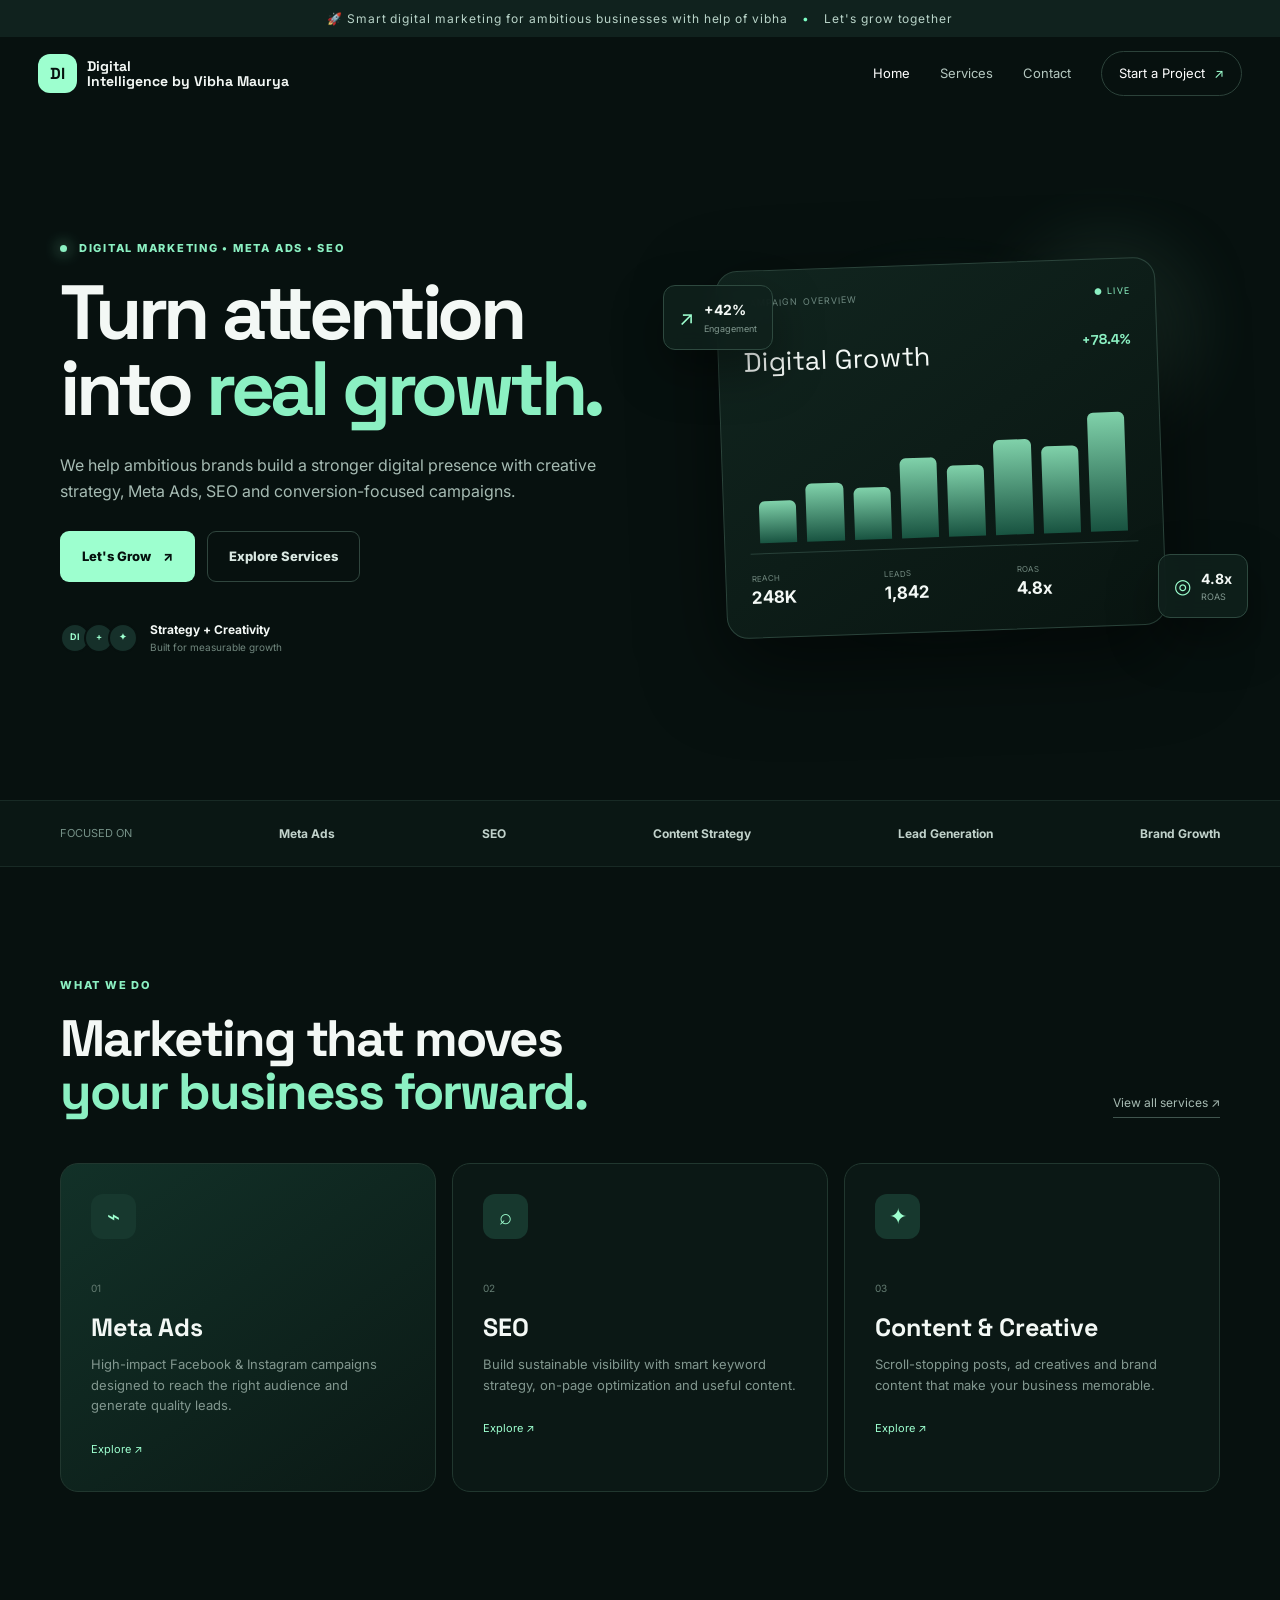
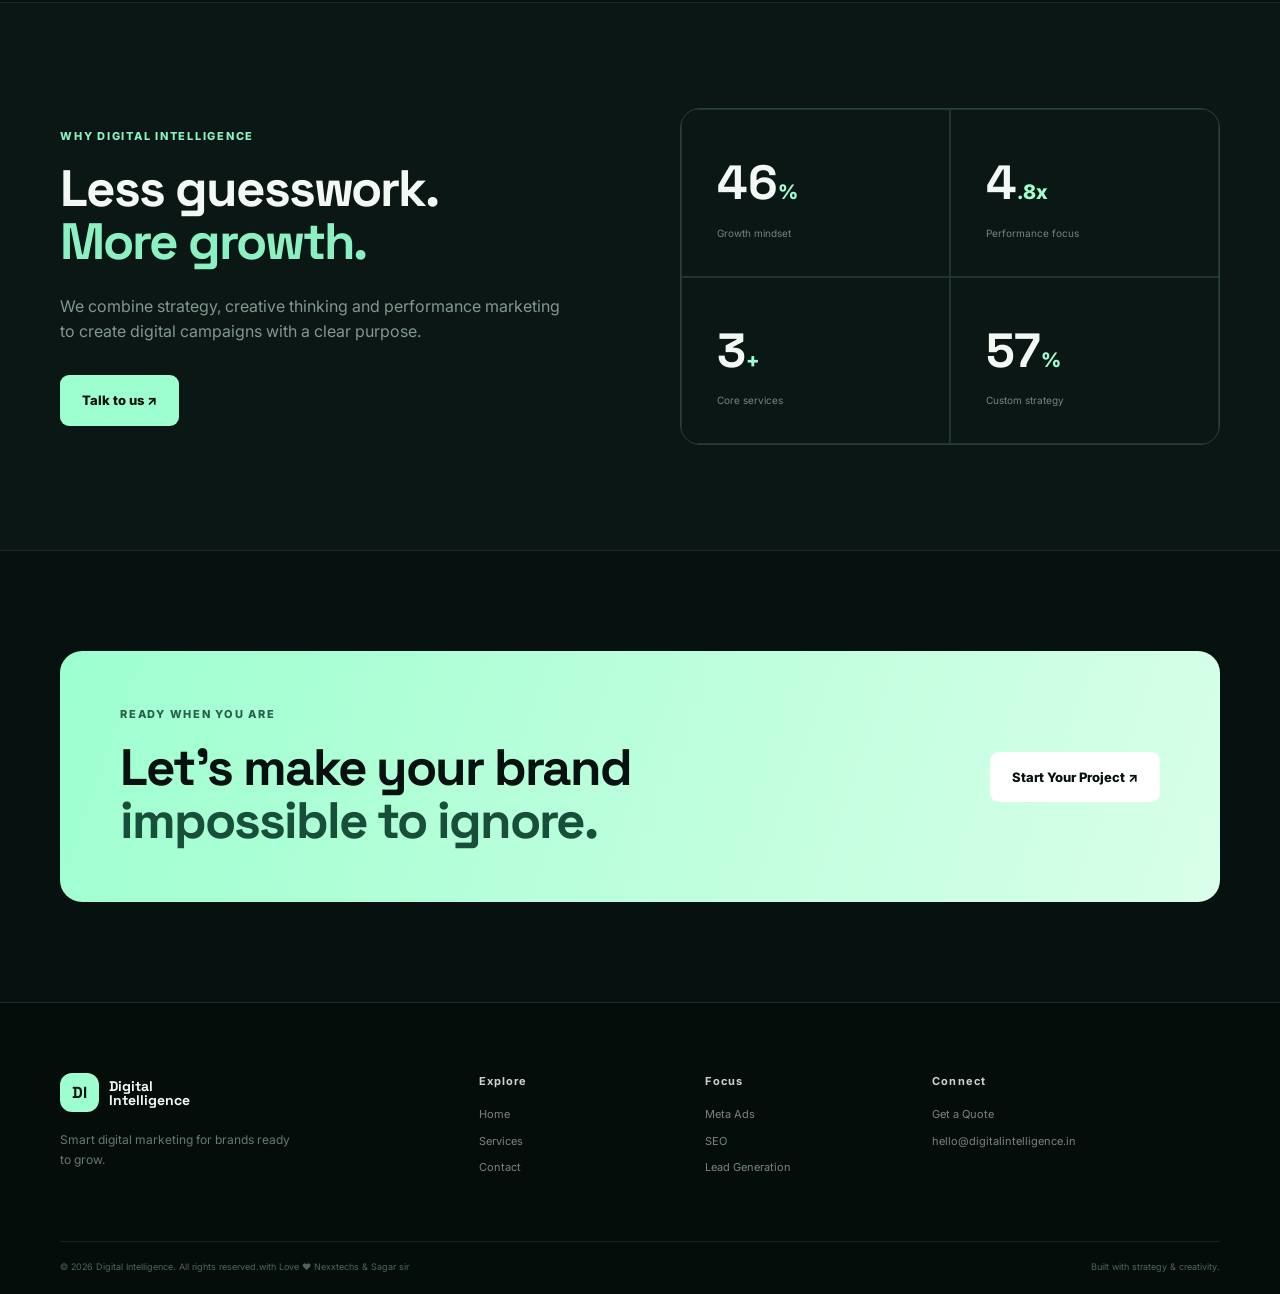
<file: index.html>
<!DOCTYPE html>
<html lang="en">
<head>
  <meta charset="UTF-8">
  <meta name="viewport" content="width=device-width, initial-scale=1.0">
  <meta name="description" content="Digital Intelligence - Digital marketing, Meta Ads and SEO solutions for growing brands.">
  <title>Digital Intelligence | Digital Marketing Agency</title>
  <link rel="preconnect" href="https://fonts.googleapis.com">
  <link rel="preconnect" href="https://fonts.gstatic.com" crossorigin>
  <link href="https://fonts.googleapis.com/css2?family=Inter:wght@400;500;600;700;800&family=Space+Grotesk:wght@500;600;700&display=swap" rel="stylesheet">
  <link rel="stylesheet" href="style.css">
</head>
<body>
  <div class="announcement">🚀 Smart digital marketing for ambitious businesses with help of vibha <span>•</span> Let's grow together</div>

  <header class="site-header">
    <a class="logo" href="index.html"><span>DI</span><strong>Digital<br>Intelligence by Vibha Maurya</strong></a>
    <button class="menu-toggle" aria-label="Open menu">☰</button>
    <nav class="nav">
      <a class="active" href="index.html">Home</a>
      <a href="services.html">Services</a>
      <a href="contact.html">Contact</a>
      <a class="nav-cta" href="contact.html">Start a Project <span>↗</span></a>
    </nav>
  </header>

  <main>
    <section class="hero container">
      <div class="hero-copy reveal">
        <div class="eyebrow"><i></i> DIGITAL MARKETING • META ADS • SEO</div>
        <h1>Turn attention into <span>real growth.</span></h1>
        <p>We help ambitious brands build a stronger digital presence with creative strategy, Meta Ads, SEO and conversion-focused campaigns.</p>
        <div class="hero-actions">
          <a class="btn btn-primary" href="contact.html">Let's Grow <span>↗</span></a>
          <a class="btn btn-ghost" href="services.html">Explore Services</a>
        </div>
        <div class="mini-proof">
          <div class="avatars"><b>DI</b><b>+</b><b>✦</b></div>
          <div><strong>Strategy + Creativity</strong><small>Built for measurable growth</small></div>
        </div>
      </div>

      <div class="hero-visual reveal">
        <div class="orb orb-one"></div><div class="orb orb-two"></div>
        <div class="dashboard">
          <div class="dash-top"><span>CAMPAIGN OVERVIEW</span><span class="live">● LIVE</span></div>
          <div class="dash-title">Digital Growth <strong>+78.4%</strong></div>
          <div class="chart">
            <div class="bar b1"></div><div class="bar b2"></div><div class="bar b3"></div>
            <div class="bar b4"></div><div class="bar b5"></div><div class="bar b6"></div>
            <div class="bar b7"></div><div class="bar b8"></div>
          </div>
          <div class="dash-stats">
            <div><small>REACH</small><b>248K</b></div>
            <div><small>LEADS</small><b>1,842</b></div>
            <div><small>ROAS</small><b>4.8x</b></div>
          </div>
        </div>
        <div class="floating-card fc-one"><span>↗</span><div><b>+42%</b><small>Engagement</small></div></div>
        <div class="floating-card fc-two"><span>◎</span><div><b>4.8x</b><small>ROAS</small></div></div>
      </div>
    </section>

    <section class="trust-strip">
      <div class="container trust-inner">
        <span>FOCUSED ON</span><b>Meta Ads</b><b>SEO</b><b>Content Strategy</b><b>Lead Generation</b><b>Brand Growth</b>
      </div>
    </section>

    <section class="section container">
      <div class="section-head reveal">
        <div><div class="eyebrow">WHAT WE DO</div><h2>Marketing that moves<br><span>your business forward.</span></h2></div>
        <a class="text-link" href="services.html">View all services ↗</a>
      </div>
      <div class="service-grid">
        <article class="service-card featured reveal"><div class="icon">⌁</div><span>01</span><h3>Meta Ads</h3><p>High-impact Facebook & Instagram campaigns designed to reach the right audience and generate quality leads.</p><a href="services.html">Explore ↗</a></article>
        <article class="service-card reveal"><div class="icon">⌕</div><span>02</span><h3>SEO</h3><p>Build sustainable visibility with smart keyword strategy, on-page optimization and useful content.</p><a href="services.html">Explore ↗</a></article>
        <article class="service-card reveal"><div class="icon">✦</div><span>03</span><h3>Content & Creative</h3><p>Scroll-stopping posts, ad creatives and brand content that make your business memorable.</p><a href="services.html">Explore ↗</a></article>
      </div>
    </section>

    <section class="growth-section">
      <div class="container growth-grid">
        <div class="growth-copy reveal"><div class="eyebrow">WHY DIGITAL INTELLIGENCE</div><h2>Less guesswork.<br><span>More growth.</span></h2><p>We combine strategy, creative thinking and performance marketing to create digital campaigns with a clear purpose.</p><a class="btn btn-primary" href="contact.html">Talk to us ↗</a></div>
        <div class="stats-grid reveal">
          <div class="stat"><strong data-count="78">0</strong><span>%</span><small>Growth mindset</small></div>
          <div class="stat"><strong data-count="4">0</strong><span>.8x</span><small>Performance focus</small></div>
          <div class="stat"><strong data-count="3">0</strong><span>+</span><small>Core services</small></div>
          <div class="stat"><strong data-count="100">0</strong><span>%</span><small>Custom strategy</small></div>
        </div>
      </div>
    </section>

    <section class="cta container reveal">
      <div><div class="eyebrow">READY WHEN YOU ARE</div><h2>Let's make your brand<br><span>impossible to ignore.</span></h2></div>
      <a class="btn btn-light" href="contact.html">Start Your Project ↗</a>
    </section>
  </main>

  <footer class="footer">
    <div class="container footer-grid">
      <div><a class="logo light" href="index.html"><span>DI</span><strong>Digital<br>Intelligence</strong></a><p>Smart digital marketing for brands ready to grow.</p></div>
      <div><h4>Explore</h4><a href="index.html">Home</a><a href="services.html">Services</a><a href="contact.html">Contact</a></div>
      <div><h4>Focus</h4><a href="services.html">Meta Ads</a><a href="services.html">SEO</a><a href="services.html">Lead Generation</a></div>
      <div><h4>Connect</h4><a href="contact.html">Get a Quote</a><a href="mailto:hello@digitalintelligence.in">hello@digitalintelligence.in</a></div>
    </div>
    <div class="container footer-bottom"><span>© 2026 Digital Intelligence. All rights reserved.with Love ❤️ Nexxtechs & Sagar sir</span><span>Built with strategy & creativity.</span></div>
  </footer>
  <script src="script.js"></script>
</body>
</html>
</file>
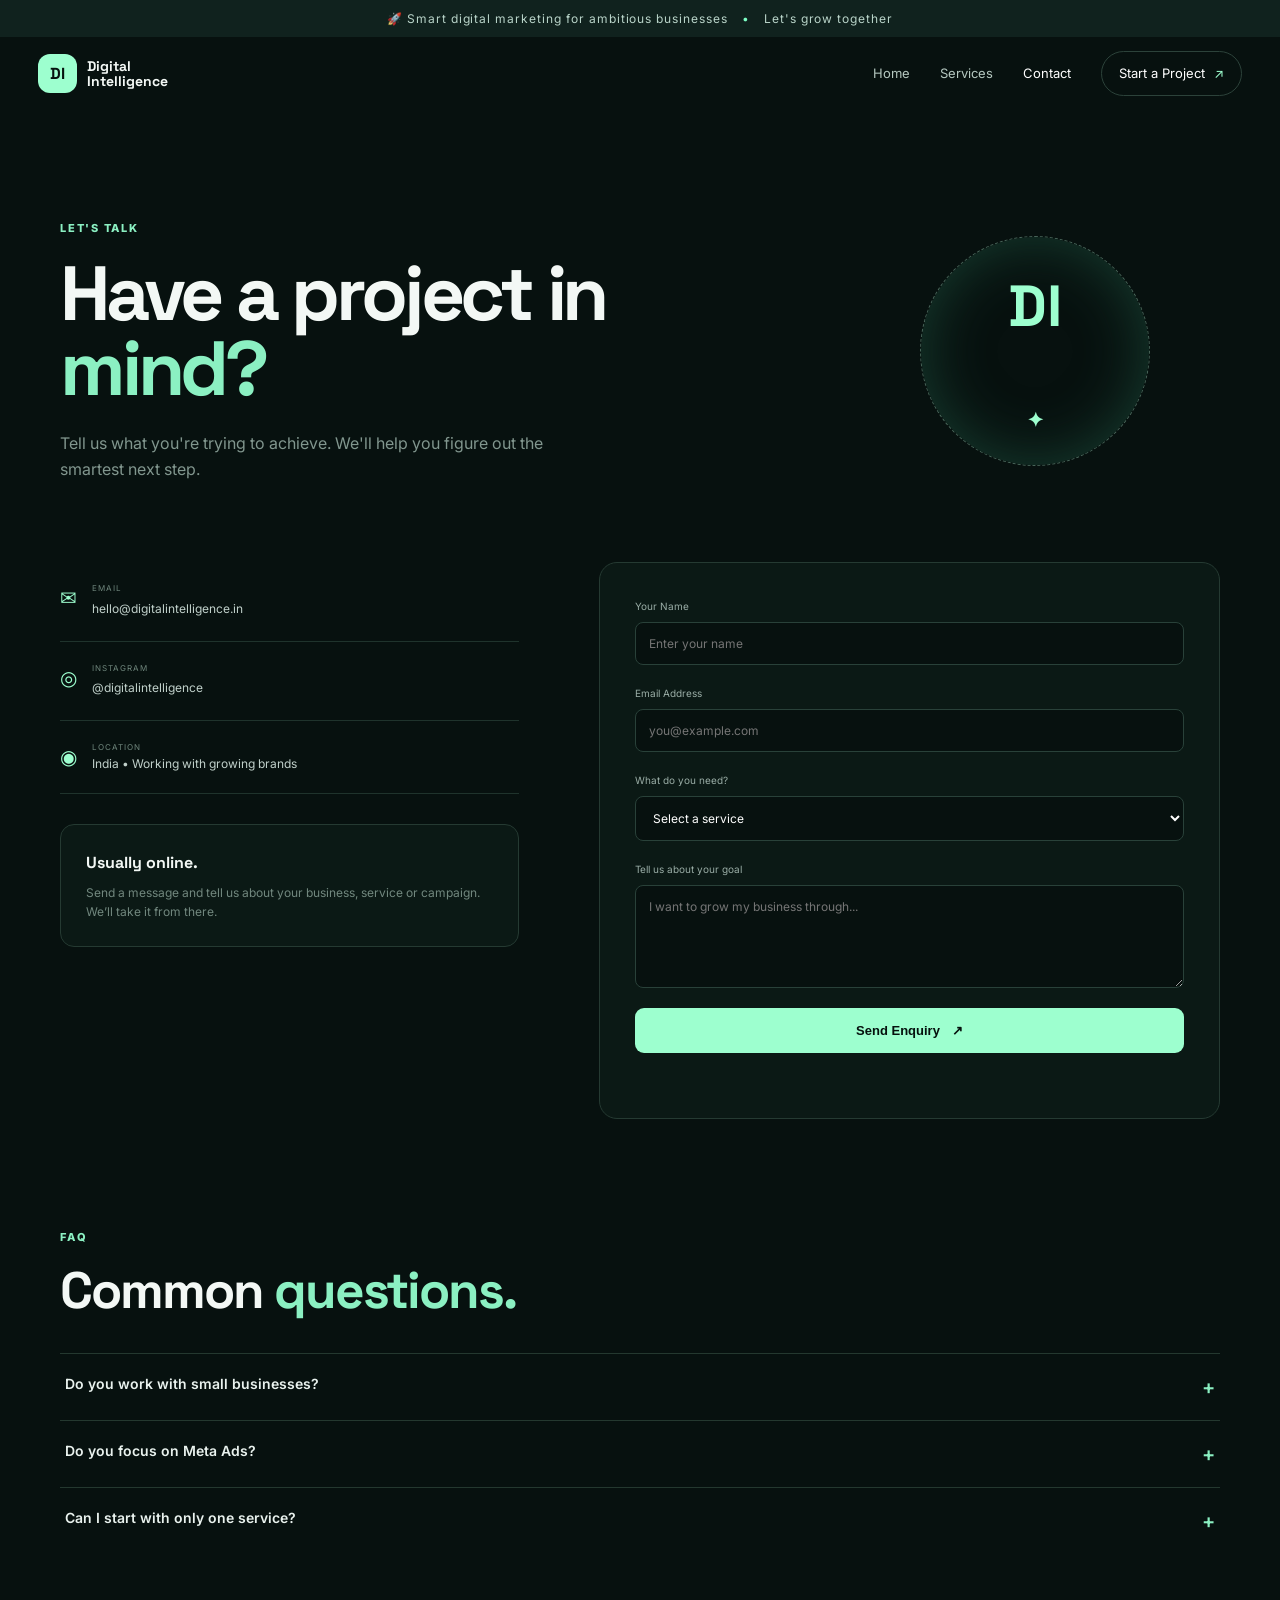
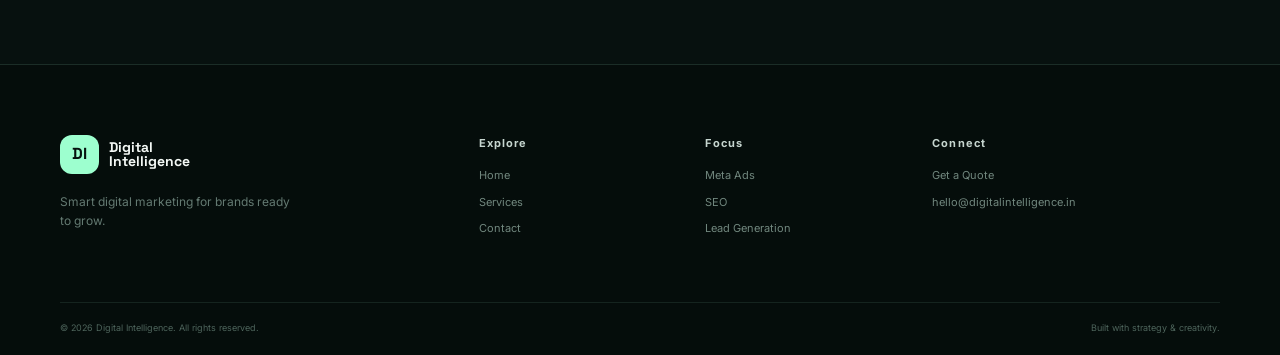
<file: contact.html>
<!DOCTYPE html>
<html lang="en">
<head>
  <meta charset="UTF-8"><meta name="viewport" content="width=device-width, initial-scale=1.0">
  <title>Contact | Digital Intelligence</title>
  <link rel="preconnect" href="https://fonts.googleapis.com"><link rel="preconnect" href="https://fonts.gstatic.com" crossorigin>
  <link href="https://fonts.googleapis.com/css2?family=Inter:wght@400;500;600;700;800&family=Space+Grotesk:wght@500;600;700&display=swap" rel="stylesheet">
  <link rel="stylesheet" href="style.css">
</head>
<body>
  <div class="announcement">🚀 Smart digital marketing for ambitious businesses <span>•</span> Let's grow together</div>
  <header class="site-header"><a class="logo" href="index.html"><span>DI</span><strong>Digital<br>Intelligence</strong></a><button class="menu-toggle">☰</button>
    <nav class="nav"><a href="index.html">Home</a><a href="services.html">Services</a><a class="active" href="contact.html">Contact</a><a class="nav-cta" href="#contact-form">Start a Project <span>↗</span></a></nav>
  </header>

  <main>
    <section class="contact-hero container reveal"><div><div class="eyebrow">LET'S TALK</div><h1>Have a project in <span>mind?</span></h1><p>Tell us what you're trying to achieve. We'll help you figure out the smartest next step.</p></div><div class="contact-orbit">DI<span>✦</span></div></section>
    <section class="contact-wrap container">
      <div class="contact-info reveal">
        <div class="info-card"><span>✉</span><div><small>EMAIL</small><a href="mailto:hello@digitalintelligence.in">hello@digitalintelligence.in</a></div></div>
        <div class="info-card"><span>◎</span><div><small>INSTAGRAM</small><a href="#">@digitalintelligence</a></div></div>
        <div class="info-card"><span>◉</span><div><small>LOCATION</small><p>India • Working with growing brands</p></div></div>
        <div class="contact-note"><strong>Usually online.</strong><p>Send a message and tell us about your business, service or campaign. We’ll take it from there.</p></div>
      </div>
      <form class="contact-form reveal" id="contact-form">
        <label>Your Name<input type="text" name="name" placeholder="Enter your name" required></label>
        <label>Email Address<input type="email" name="email" placeholder="you@example.com" required></label>
        <label>What do you need?<select name="service" required><option value="">Select a service</option><option>Meta Ads</option><option>SEO</option><option>Content & Creative</option><option>Lead Generation</option><option>Complete Digital Marketing</option></select></label>
        <label>Tell us about your goal<textarea name="message" rows="5" placeholder="I want to grow my business through..." required></textarea></label>
        <button class="btn btn-primary" type="submit">Send Enquiry <span>↗</span></button>
        <p class="form-status" aria-live="polite"></p>
      </form>
    </section>

    <section class="faq container reveal">
      <div class="eyebrow">FAQ</div><h2>Common <span>questions.</span></h2>
      <div class="faq-item"><button>Do you work with small businesses? <span>+</span></button><p>Yes. We can start with a focused campaign or service and scale as your business grows.</p></div>
      <div class="faq-item"><button>Do you focus on Meta Ads? <span>+</span></button><p>Yes. Meta Ads is one of our core focus areas, especially Facebook and Instagram campaigns.</p></div>
      <div class="faq-item"><button>Can I start with only one service? <span>+</span></button><p>Absolutely. You can start with Meta Ads, SEO, content or lead generation based on your immediate goal.</p></div>
    </section>
  </main>

  <footer class="footer"><div class="container footer-grid">
    <div><a class="logo light" href="index.html"><span>DI</span><strong>Digital<br>Intelligence</strong></a><p>Smart digital marketing for brands ready to grow.</p></div>
    <div><h4>Explore</h4><a href="index.html">Home</a><a href="services.html">Services</a><a href="contact.html">Contact</a></div>
    <div><h4>Focus</h4><a href="services.html">Meta Ads</a><a href="services.html">SEO</a><a href="services.html">Lead Generation</a></div>
    <div><h4>Connect</h4><a href="contact.html">Get a Quote</a><a href="mailto:hello@digitalintelligence.in">hello@digitalintelligence.in</a></div>
  </div><div class="container footer-bottom"><span>© 2026 Digital Intelligence. All rights reserved.</span><span>Built with strategy & creativity.</span></div></footer>
  <script src="script.js"></script>
</body>
</html>
</file>
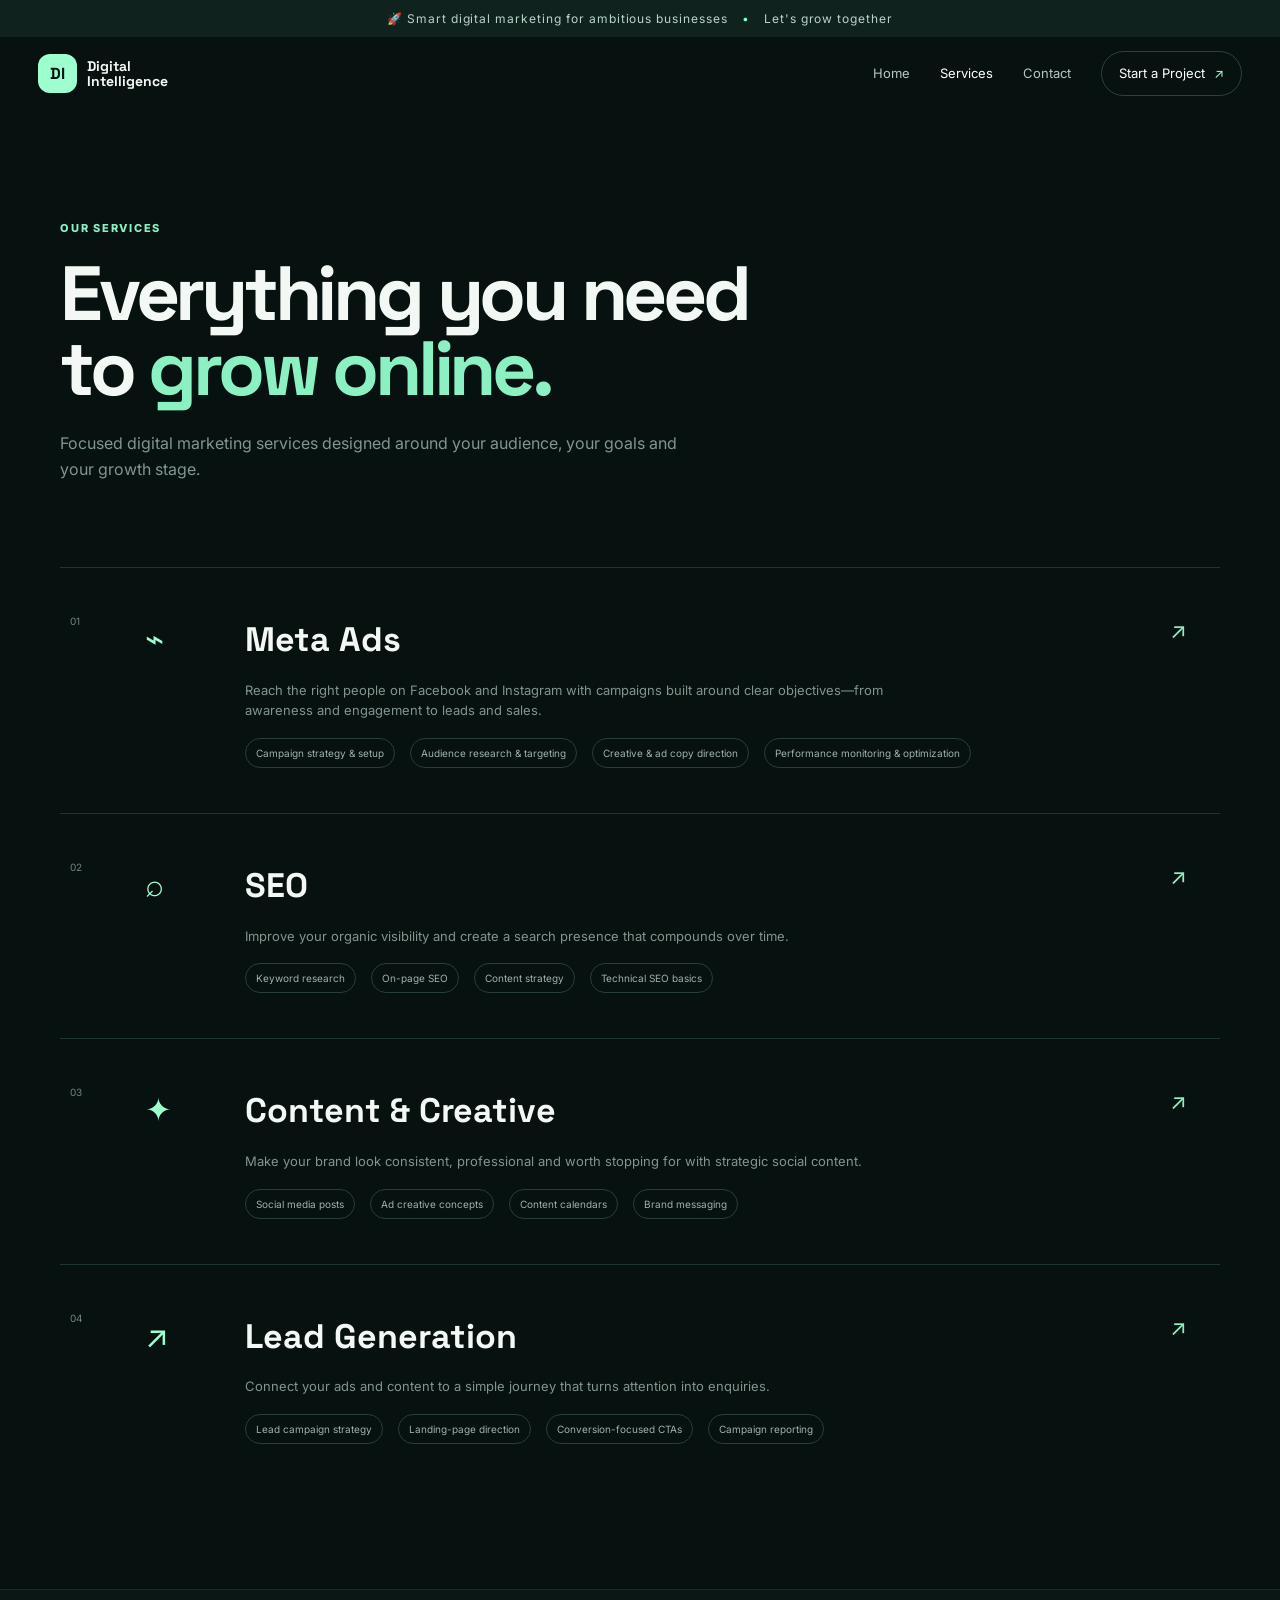
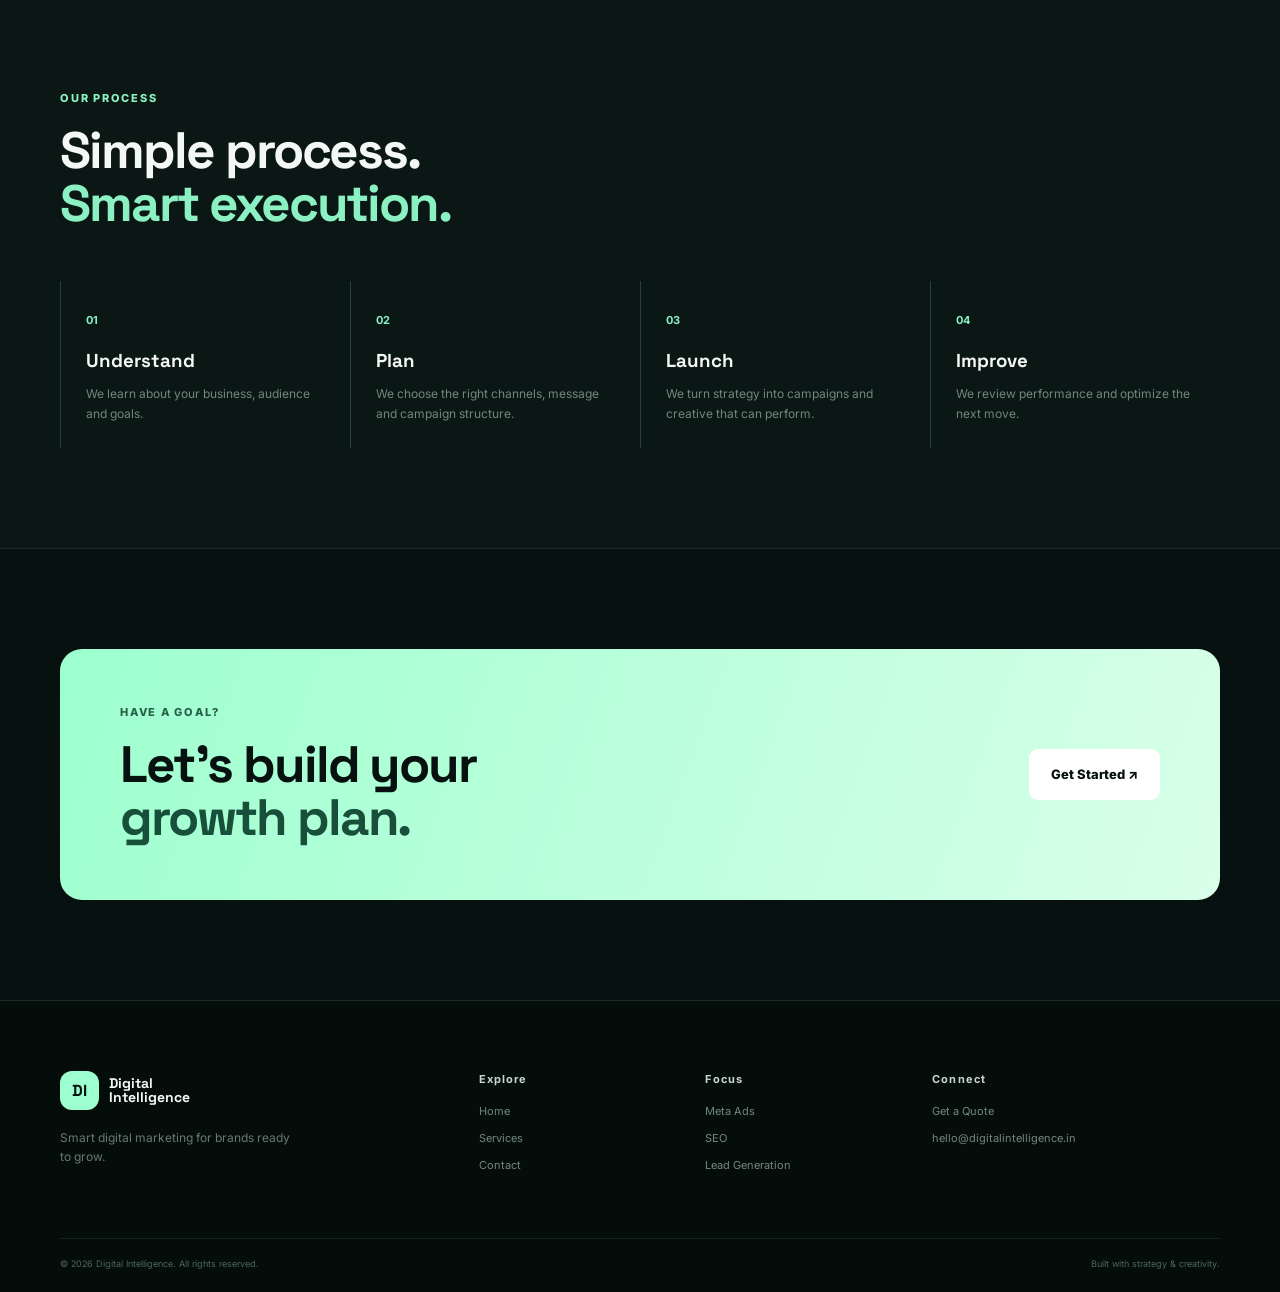
<file: services.html>
<!DOCTYPE html>
<html lang="en">
<head>
  <meta charset="UTF-8"><meta name="viewport" content="width=device-width, initial-scale=1.0">
  <title>Services | Digital Intelligence</title>
  <link rel="preconnect" href="https://fonts.googleapis.com"><link rel="preconnect" href="https://fonts.gstatic.com" crossorigin>
  <link href="https://fonts.googleapis.com/css2?family=Inter:wght@400;500;600;700;800&family=Space+Grotesk:wght@500;600;700&display=swap" rel="stylesheet">
  <link rel="stylesheet" href="style.css">
</head>
<body>
  <div class="announcement">🚀 Smart digital marketing for ambitious businesses <span>•</span> Let's grow together</div>
  <header class="site-header">
    <a class="logo" href="index.html"><span>DI</span><strong>Digital<br>Intelligence</strong></a><button class="menu-toggle">☰</button>
    <nav class="nav"><a href="index.html">Home</a><a class="active" href="services.html">Services</a><a href="contact.html">Contact</a><a class="nav-cta" href="contact.html">Start a Project <span>↗</span></a></nav>
  </header>

  <main>
    <section class="page-hero container reveal"><div class="eyebrow">OUR SERVICES</div><h1>Everything you need to <span>grow online.</span></h1><p>Focused digital marketing services designed around your audience, your goals and your growth stage.</p></section>

    <section class="services-full container">
      <article class="big-service reveal"><div class="service-number">01</div><div class="big-icon">⌁</div><div><h2>Meta Ads</h2><p>Reach the right people on Facebook and Instagram with campaigns built around clear objectives—from awareness and engagement to leads and sales.</p><ul><li>Campaign strategy & setup</li><li>Audience research & targeting</li><li>Creative & ad copy direction</li><li>Performance monitoring & optimization</li></ul></div><span class="service-arrow">↗</span></article>
      <article class="big-service reveal"><div class="service-number">02</div><div class="big-icon">⌕</div><div><h2>SEO</h2><p>Improve your organic visibility and create a search presence that compounds over time.</p><ul><li>Keyword research</li><li>On-page SEO</li><li>Content strategy</li><li>Technical SEO basics</li></ul></div><span class="service-arrow">↗</span></article>
      <article class="big-service reveal"><div class="service-number">03</div><div class="big-icon">✦</div><div><h2>Content & Creative</h2><p>Make your brand look consistent, professional and worth stopping for with strategic social content.</p><ul><li>Social media posts</li><li>Ad creative concepts</li><li>Content calendars</li><li>Brand messaging</li></ul></div><span class="service-arrow">↗</span></article>
      <article class="big-service reveal"><div class="service-number">04</div><div class="big-icon">↗</div><div><h2>Lead Generation</h2><p>Connect your ads and content to a simple journey that turns attention into enquiries.</p><ul><li>Lead campaign strategy</li><li>Landing-page direction</li><li>Conversion-focused CTAs</li><li>Campaign reporting</li></ul></div><span class="service-arrow">↗</span></article>
    </section>

    <section class="process-section">
      <div class="container"><div class="section-head"><div><div class="eyebrow">OUR PROCESS</div><h2>Simple process.<br><span>Smart execution.</span></h2></div></div>
      <div class="process-grid">
        <div class="process"><b>01</b><h3>Understand</h3><p>We learn about your business, audience and goals.</p></div>
        <div class="process"><b>02</b><h3>Plan</h3><p>We choose the right channels, message and campaign structure.</p></div>
        <div class="process"><b>03</b><h3>Launch</h3><p>We turn strategy into campaigns and creative that can perform.</p></div>
        <div class="process"><b>04</b><h3>Improve</h3><p>We review performance and optimize the next move.</p></div>
      </div></div>
    </section>

    <section class="cta container reveal"><div><div class="eyebrow">HAVE A GOAL?</div><h2>Let's build your<br><span>growth plan.</span></h2></div><a class="btn btn-light" href="contact.html">Get Started ↗</a></section>
  </main>

  <footer class="footer"><div class="container footer-grid">
    <div><a class="logo light" href="index.html"><span>DI</span><strong>Digital<br>Intelligence</strong></a><p>Smart digital marketing for brands ready to grow.</p></div>
    <div><h4>Explore</h4><a href="index.html">Home</a><a href="services.html">Services</a><a href="contact.html">Contact</a></div>
    <div><h4>Focus</h4><a href="services.html">Meta Ads</a><a href="services.html">SEO</a><a href="services.html">Lead Generation</a></div>
    <div><h4>Connect</h4><a href="contact.html">Get a Quote</a><a href="mailto:hello@digitalintelligence.in">hello@digitalintelligence.in</a></div>
  </div><div class="container footer-bottom"><span>© 2026 Digital Intelligence. All rights reserved.</span><span>Built with strategy & creativity.</span></div></footer>
  <script src="script.js"></script>
</body>
</html>
</file>
<file: style.css>
*{box-sizing:border-box;margin:0;padding:0}html{scroll-behavior:smooth}body{font-family:Inter,Arial,sans-serif;background:#07110f;color:#f3f8f5;line-height:1.6;overflow-x:hidden}a{text-decoration:none;color:inherit}.container{width:min(1160px,92%);margin:auto}.announcement{font-size:12px;letter-spacing:.08em;text-align:center;padding:9px;background:#10221e;color:#b9d4c9}.announcement span{margin:0 10px;color:#7dffc5}.site-header{width:min(1240px,94%);margin:14px auto;display:flex;align-items:center;justify-content:space-between;position:relative;z-index:10}.logo{display:flex;align-items:center;gap:10px}.logo>span{width:39px;height:39px;border-radius:12px;display:grid;place-items:center;background:#9dffcf;color:#06110e;font-family:"Space Grotesk";font-weight:800}.logo strong{font-family:"Space Grotesk";font-size:14px;line-height:1.02}.nav{display:flex;align-items:center;gap:30px;font-size:13px;color:#b5c8c0}.nav a:hover,.nav .active{color:#fff}.nav-cta{padding:11px 17px;border:1px solid #2c423a;border-radius:30px;color:#fff!important}.nav-cta span{color:#9dffcf;margin-left:5px}.menu-toggle{display:none;background:none;border:0;color:#fff;font-size:24px}.hero{min-height:690px;display:grid;grid-template-columns:1fr 1fr;align-items:center;gap:45px;padding:75px 0 90px}.eyebrow{font-size:11px;font-weight:800;letter-spacing:.16em;color:#8bf0c2;margin-bottom:18px}.eyebrow i{display:inline-block;width:7px;height:7px;border-radius:50%;background:#8bf0c2;margin-right:8px;box-shadow:0 0 15px #8bf0c2}.hero h1,.page-hero h1,.contact-hero h1{font-family:"Space Grotesk";font-size:clamp(48px,6vw,78px);line-height:.98;letter-spacing:-.055em;max-width:700px}.hero h1 span,.page-hero h1 span,.contact-hero h1 span,h2 span{color:#8bf0c2}.hero-copy>p{color:#a6bbb3;max-width:550px;font-size:16px;margin:27px 0}.hero-actions{display:flex;gap:12px;flex-wrap:wrap}.btn{display:inline-flex;align-items:center;gap:12px;padding:14px 21px;border-radius:9px;font-size:13px;font-weight:800;transition:.25s;border:1px solid transparent}.btn:hover{transform:translateY(-3px)}.btn-primary{background:#9dffcf;color:#06110e}.btn-ghost{border-color:#30463e;color:#d9e7e1}.btn-light{background:#fff;color:#07110f}.mini-proof{display:flex;align-items:center;gap:12px;margin-top:38px}.avatars{display:flex}.avatars b{width:30px;height:30px;border-radius:50%;display:grid;place-items:center;background:#16302a;border:2px solid #07110f;font-size:9px;color:#9dffcf;margin-left:-6px}.avatars b:first-child{margin-left:0}.mini-proof strong,.mini-proof small{display:block}.mini-proof strong{font-size:12px}.mini-proof small{color:#71877e;font-size:10px}.hero-visual{height:450px;position:relative;display:grid;place-items:center}.orb{position:absolute;border-radius:50%;filter:blur(35px)}.orb-one{width:270px;height:270px;background:#16513d;opacity:.65}.orb-two{width:170px;height:170px;background:#9dffcf;opacity:.1;right:5%;top:4%}.dashboard{position:relative;width:min(440px,100%);padding:25px;border:1px solid #2b443b;background:linear-gradient(145deg,#11251f,#091511);border-radius:22px;box-shadow:0 30px 80px #0008;transform:rotate(-2deg)}.dash-top{display:flex;justify-content:space-between;color:#6e8980;font-size:9px;letter-spacing:.12em}.live{color:#8bf0c2}.dash-title{font-family:"Space Grotesk";font-size:27px;margin:30px 0 20px}.dash-title strong{float:right;color:#8bf0c2;font-size:14px}.chart{height:150px;display:flex;align-items:end;gap:10px;padding:10px;border-bottom:1px solid #284139}.bar{flex:1;border-radius:6px 6px 0 0;background:linear-gradient(#9dffcf,#1b614b);opacity:.8}.b1{height:32%}.b2{height:45%}.b3{height:40%}.b4{height:62%}.b5{height:55%}.b6{height:73%}.b7{height:67%}.b8{height:92%}.dash-stats{display:grid;grid-template-columns:repeat(3,1fr);gap:10px;margin-top:18px}.dash-stats small,.dash-stats b{display:block}.dash-stats small{font-size:8px;color:#70877e}.dash-stats b{font-size:17px}.floating-card{position:absolute;padding:13px 15px;display:flex;align-items:center;gap:10px;border:1px solid #2e493f;background:#10211cdd;backdrop-filter:blur(10px);border-radius:12px;box-shadow:0 20px 50px #0006}.floating-card span{color:#9dffcf;font-size:20px}.floating-card b,.floating-card small{display:block}.floating-card b{font-size:14px}.floating-card small{font-size:9px;color:#829990}.fc-one{top:14%;left:0}.fc-two{bottom:12%;right:-5%}.trust-strip{border-block:1px solid #182a25;background:#0a1714}.trust-inner{display:flex;justify-content:space-between;align-items:center;gap:25px;flex-wrap:wrap;padding:23px 0;color:#759087;font-size:11px}.trust-inner b{color:#c1d2cb;font-size:12px}.section{padding:110px 0}.section-head{display:flex;justify-content:space-between;align-items:end;margin-bottom:45px}.section-head h2,.growth-copy h2,.cta h2,.faq h2{font-family:"Space Grotesk";font-size:clamp(36px,4vw,56px);line-height:1.03;letter-spacing:-.04em}.text-link{font-size:12px;color:#a7bbb3;border-bottom:1px solid #40554e;padding-bottom:5px}.service-grid{display:grid;grid-template-columns:repeat(3,1fr);gap:16px}.service-card{border:1px solid #21372f;border-radius:18px;padding:30px;min-height:310px;background:#0b1815;transition:.3s}.service-card:hover{transform:translateY(-7px);border-color:#4b6e60}.service-card.featured{background:linear-gradient(145deg,#123128,#0b1915)}.service-card .icon{width:45px;height:45px;border-radius:12px;display:grid;place-items:center;background:#17382e;color:#9dffcf;font-size:22px;margin-bottom:35px}.service-card>span{font-size:10px;color:#647c72}.service-card h3{font-family:"Space Grotesk";font-size:25px;margin:7px 0}.service-card p{color:#82978f;font-size:13px}.service-card a{display:inline-block;margin-top:25px;color:#9dffcf;font-size:11px}.growth-section{background:#0b1714;border-block:1px solid #1a2b25}.growth-grid{display:grid;grid-template-columns:1fr 1fr;gap:80px;padding:105px 0;align-items:center}.growth-copy p{color:#82978f;max-width:500px;margin:25px 0 30px}.stats-grid{display:grid;grid-template-columns:1fr 1fr;border:1px solid #294139;border-radius:20px;overflow:hidden}.stat{padding:35px;border:1px solid #1e342c}.stat strong{font-family:"Space Grotesk";font-size:48px}.stat span{color:#9dffcf;font-size:20px;font-weight:800}.stat small{display:block;color:#70877e;font-size:10px;margin-top:3px}.cta{margin-top:100px;margin-bottom:100px;padding:55px 60px;border-radius:22px;background:linear-gradient(110deg,#9dffcf,#d9ffe9);color:#07110f;display:flex;align-items:center;justify-content:space-between;gap:30px}.cta .eyebrow{color:#28604a}.cta h2 span{color:#174f3a}.footer{border-top:1px solid #1b2d27;padding:70px 0 20px;background:#050d0b}.footer-grid{display:grid;grid-template-columns:2fr 1fr 1fr 1.5fr;gap:35px}.footer p{color:#647a72;font-size:12px;max-width:240px;margin-top:18px}.footer h4{font-size:11px;color:#c6d5cf;margin-bottom:15px;letter-spacing:.1em}.footer-grid>div:not(:first-child) a{display:block;color:#71877e;font-size:11px;margin:9px 0}.footer-grid>div:not(:first-child) a:hover{color:#9dffcf}.footer-bottom{display:flex;justify-content:space-between;border-top:1px solid #15241f;margin-top:55px;padding-top:18px;color:#4e655c;font-size:9px}.page-hero{padding:110px 0 85px}.page-hero p{max-width:650px;color:#81968e;margin-top:25px;font-size:16px}.services-full{padding-bottom:100px}.big-service{display:grid;grid-template-columns:55px 80px 1fr 40px;gap:20px;align-items:start;border-top:1px solid #20352e;padding:45px 10px;transition:.25s}.big-service:hover{background:#0b1915;border-radius:16px}.service-number{font-size:10px;color:#71877e}.big-icon{font-size:32px;color:#9dffcf}.big-service h2{font-family:"Space Grotesk";font-size:34px}.big-service p{color:#81958d;max-width:650px;margin:12px 0 17px;font-size:13px}.big-service ul{display:flex;gap:15px;flex-wrap:wrap;list-style:none}.big-service li{font-size:10px;color:#9fb1aa;border:1px solid #293e36;border-radius:30px;padding:6px 10px}.service-arrow{font-size:22px;color:#8bf0c2}.process-section{background:#0b1714;border-block:1px solid #1a2b25;padding:100px 0}.process-grid{display:grid;grid-template-columns:repeat(4,1fr);margin-top:50px}.process{padding:25px;border-left:1px solid #294139}.process b{color:#8bf0c2;font-size:11px}.process h3{font-family:"Space Grotesk";margin:15px 0 8px}.process p{color:#71877e;font-size:12px}.contact-hero{display:grid;grid-template-columns:1fr 300px;align-items:center;padding:110px 0 80px}.contact-hero p{color:#81968e;max-width:550px;margin-top:25px}.contact-orbit{width:230px;height:230px;border-radius:50%;border:1px dashed #49665a;display:grid;place-items:center;font:700 58px "Space Grotesk";color:#9dffcf;box-shadow:inset 0 0 60px #173d30}.contact-orbit span{font-size:20px}.contact-wrap{display:grid;grid-template-columns:.85fr 1.15fr;gap:80px;padding-bottom:110px}.info-card{display:flex;gap:15px;padding:20px 0;border-bottom:1px solid #1f332c}.info-card>span{font-size:20px;color:#9dffcf}.info-card small{font-size:8px;letter-spacing:.12em;color:#6f867c;display:block}.info-card a,.info-card p{font-size:12px;color:#c0d0ca}.contact-note{margin-top:30px;padding:25px;border:1px solid #253a32;border-radius:14px;background:#0b1915}.contact-note strong{font-family:"Space Grotesk"}.contact-note p{font-size:12px;color:#71877e;margin-top:7px}.contact-form{background:#0b1915;border:1px solid #253a32;border-radius:18px;padding:35px}.contact-form label{display:block;font-size:10px;color:#9aada6;margin-bottom:20px}.contact-form input,.contact-form select,.contact-form textarea{display:block;width:100%;margin-top:8px;border:1px solid #294139;background:#07110f;color:#fff;border-radius:8px;padding:13px;font:12px Inter;outline:none}.contact-form input:focus,.contact-form select:focus,.contact-form textarea:focus{border-color:#8bf0c2}.contact-form .btn{cursor:pointer;width:100%;justify-content:center}.form-status{text-align:center;color:#8bf0c2;font-size:11px;margin-top:12px;min-height:18px}.faq{padding-bottom:110px}.faq h2{margin-bottom:35px}.faq-item{border-top:1px solid #24382f}.faq-item button{width:100%;background:none;border:0;color:#e9f2ee;text-align:left;padding:21px 5px;font:600 14px Inter;display:flex;justify-content:space-between;cursor:pointer}.faq-item button span{color:#8bf0c2;font-size:20px}.faq-item p{display:none;color:#748b82;font-size:12px;padding:0 30px 20px 5px}.faq-item.open p{display:block}.faq-item.open button span{transform:rotate(45deg)}.reveal{opacity:0;transform:translateY(25px);transition:opacity .7s ease,transform .7s ease}.reveal.visible{opacity:1;transform:none}@media(max-width:800px){.nav{display:none;position:absolute;top:55px;right:0;left:0;background:#0a1714;border:1px solid #294139;border-radius:14px;padding:15px;flex-direction:column;align-items:stretch}.nav.open{display:flex}.nav-cta{text-align:center}.menu-toggle{display:block}.hero,.growth-grid,.contact-wrap,.contact-hero{grid-template-columns:1fr}.hero{padding-top:60px}.hero-visual{height:390px}.fc-one{left:-5px}.fc-two{right:-5px}.service-grid{grid-template-columns:1fr}.section-head{align-items:start;gap:25px;flex-direction:column}.trust-inner{justify-content:center}.big-service{grid-template-columns:35px 50px 1fr}.service-arrow{display:none}.process-grid{grid-template-columns:1fr 1fr}.cta{padding:40px 30px;flex-direction:column;align-items:flex-start}.footer-grid{grid-template-columns:1fr 1fr}.contact-orbit{margin-top:40px}.page-hero{padding-top:70px}}@media(max-width:480px){.hero h1,.page-hero h1,.contact-hero h1{font-size:45px}.hero-visual{height:330px}.dashboard{padding:18px}.dash-title{font-size:21px}.floating-card{padding:9px}.fc-one{top:3%}.fc-two{bottom:3%}.growth-grid{gap:40px}.stats-grid{grid-template-columns:1fr 1fr}.stat{padding:22px}.stat strong{font-size:35px}.footer-grid{grid-template-columns:1fr}.footer-bottom{flex-direction:column;gap:8px}.process-grid{grid-template-columns:1fr}.big-service{grid-template-columns:1fr}.big-icon{order:-1}.contact-form{padding:22px}}
</file>
